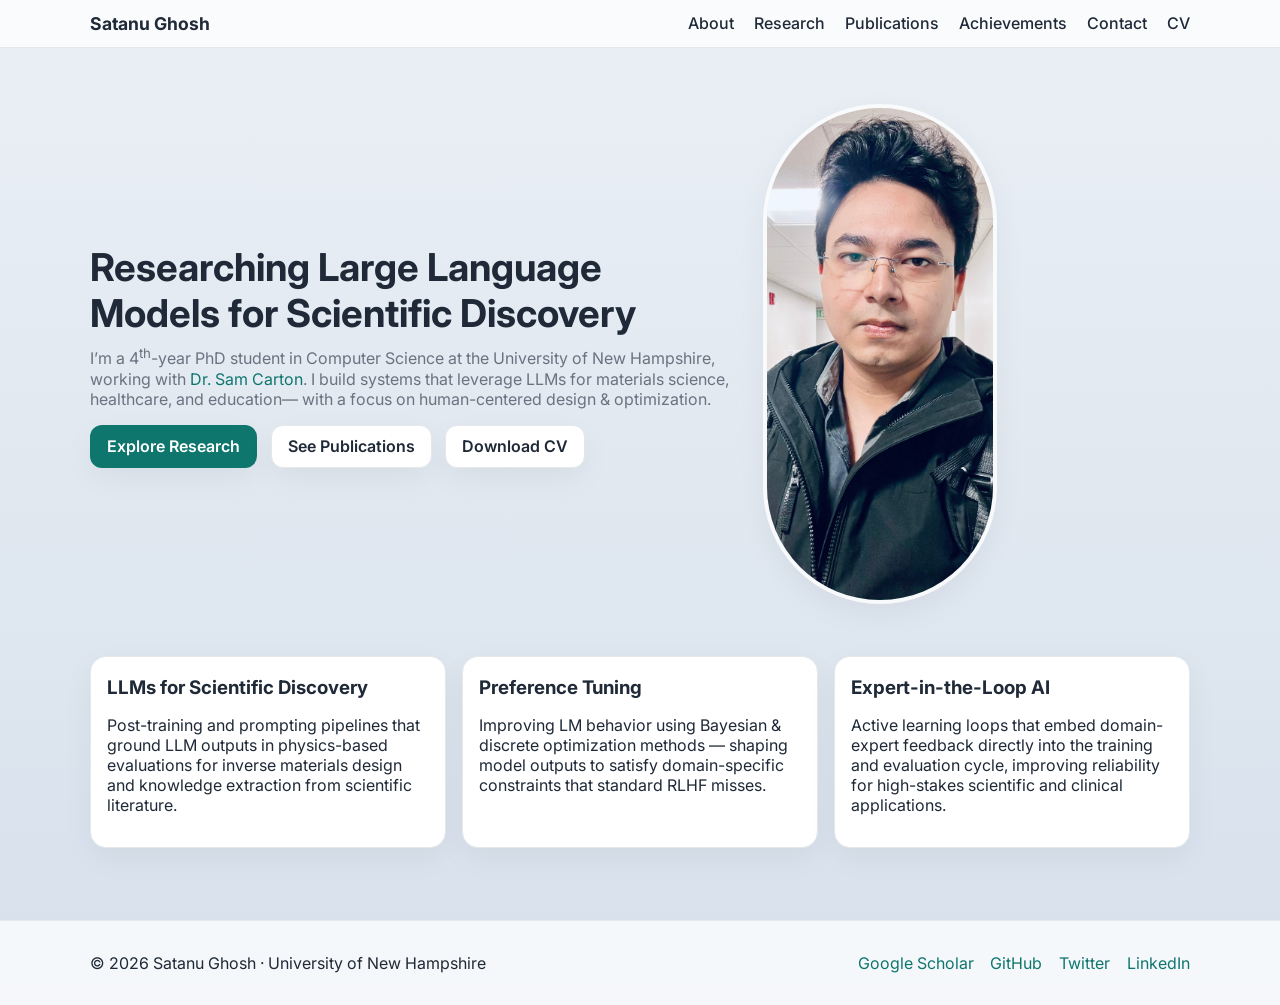
<file: index.html>
<!DOCTYPE html>
<html lang="en">
<head>
<meta charset="UTF-8" />
<meta name="viewport" content="width=device-width, initial-scale=1" />
<title>Satanu Ghosh — NLP &amp; AI Researcher</title>
<meta name="description" content="Satanu Ghosh — PhD student in Computer Science at UNH. Research in LLMs, NLP, and AI for scientific discovery." />
<link rel="preconnect" href="https://fonts.gstatic.com" crossorigin>
<link href="https://fonts.googleapis.com/css2?family=Inter:wght@300;400;500;600;700&display=swap" rel="stylesheet">
<link rel="stylesheet" href="styles.css" />
<link rel="icon" href="images/favicon.ico">

</head>
<body>
<header class="site-header">
  <div class="container header-inner">
    <a href="index.html" class="brand">Satanu Ghosh</a>
    <nav class="nav" id="siteNav">
      <a href="about.html">About</a>
      <a href="research.html">Research</a>
      <a href="publications.html">Publications</a>
      <a href="achievements.html">Achievements</a>
      <a href="contact.html">Contact</a>
      <a href="https://drive.google.com/file/d/1hcHYTGEd77-WvCicf0sSVaeIFpPVZHSH/view?usp=sharing" target="_blank" rel="noopener">CV</a>
    </nav>
    <button class="nav-toggle" aria-label="Toggle navigation" aria-expanded="false">
      <span></span><span></span><span></span>
    </button>
  </div>
</header>

<main class="hero">
  <div class="container hero-inner">
    <div class="hero-copy">
      <h1 class="hero-title">Researching Large Language Models for Scientific Discovery</h1>
      <p class="hero-sub">
        I’m a 4<sup>th</sup>-year PhD student in Computer Science at the University of New Hampshire, working with
        <a href="https://shcarton.github.io/" target="_blank" rel="noopener">Dr. Sam Carton</a>.
        I build systems that leverage LLMs for materials science, healthcare, and education—
        with a focus on human-centered design & optimization.
      </p>
      <div class="hero-cta">
        <a class="btn primary" href="research.html">Explore Research</a>
        <a class="btn" href="publications.html">See Publications</a>
        <a class="btn" href="https://drive.google.com/file/d/1hcHYTGEd77-WvCicf0sSVaeIFpPVZHSH/view?usp=sharing" target="_blank" rel="noopener">Download CV</a>
      </div>
    </div>
    <div class="hero-img">
      <img src="images/SatanuGhosh.JPEG" alt="Portrait of Satanu Ghosh" onerror="this.style.display='none'">
    </div>
  </div>
</main>

<section class="highlights">
  <div class="container grid-3">
    <div class="card">
      <h3>LLMs for Scientific Discovery</h3>
      <p>Post-training and prompting pipelines that ground LLM outputs in physics-based evaluations for inverse materials design and knowledge extraction from scientific literature.</p>
    </div>
    <div class="card">
      <h3>Preference Tuning</h3>
      <p>Improving LM behavior using Bayesian &amp; discrete optimization methods — shaping model outputs to satisfy domain-specific constraints that standard RLHF misses.</p>
    </div>
    <div class="card">
      <h3>Expert-in-the-Loop AI</h3>
      <p>Active learning loops that embed domain-expert feedback directly into the training and evaluation cycle, improving reliability for high-stakes scientific and clinical applications.</p>
    </div>
  </div>
</section>

<footer class="site-footer">
  <div class="container footer-inner">
    <div class="foot-left">
      <p>&copy; <span id="year"></span> Satanu Ghosh · University of New Hampshire</p>
    </div>
    <div class="foot-right">
      <a href="https://scholar.google.com/citations?user=0Zk6fMMAAAAJ&hl=en" target="_blank" rel="noopener">Google Scholar</a>
      <a href="https://github.com/SatanuG" target="_blank" rel="noopener">GitHub</a>
      <a href="https://twitter.com/ghosh_satanu22" target="_blank" rel="noopener">Twitter</a>
      <a href="https://www.linkedin.com/in/satanu-ghosh-638004113/" target="_blank" rel="noopener">LinkedIn</a>
    </div>
  </div>
</footer>
<script src="script.js"></script>

</body>
</html>
</file>
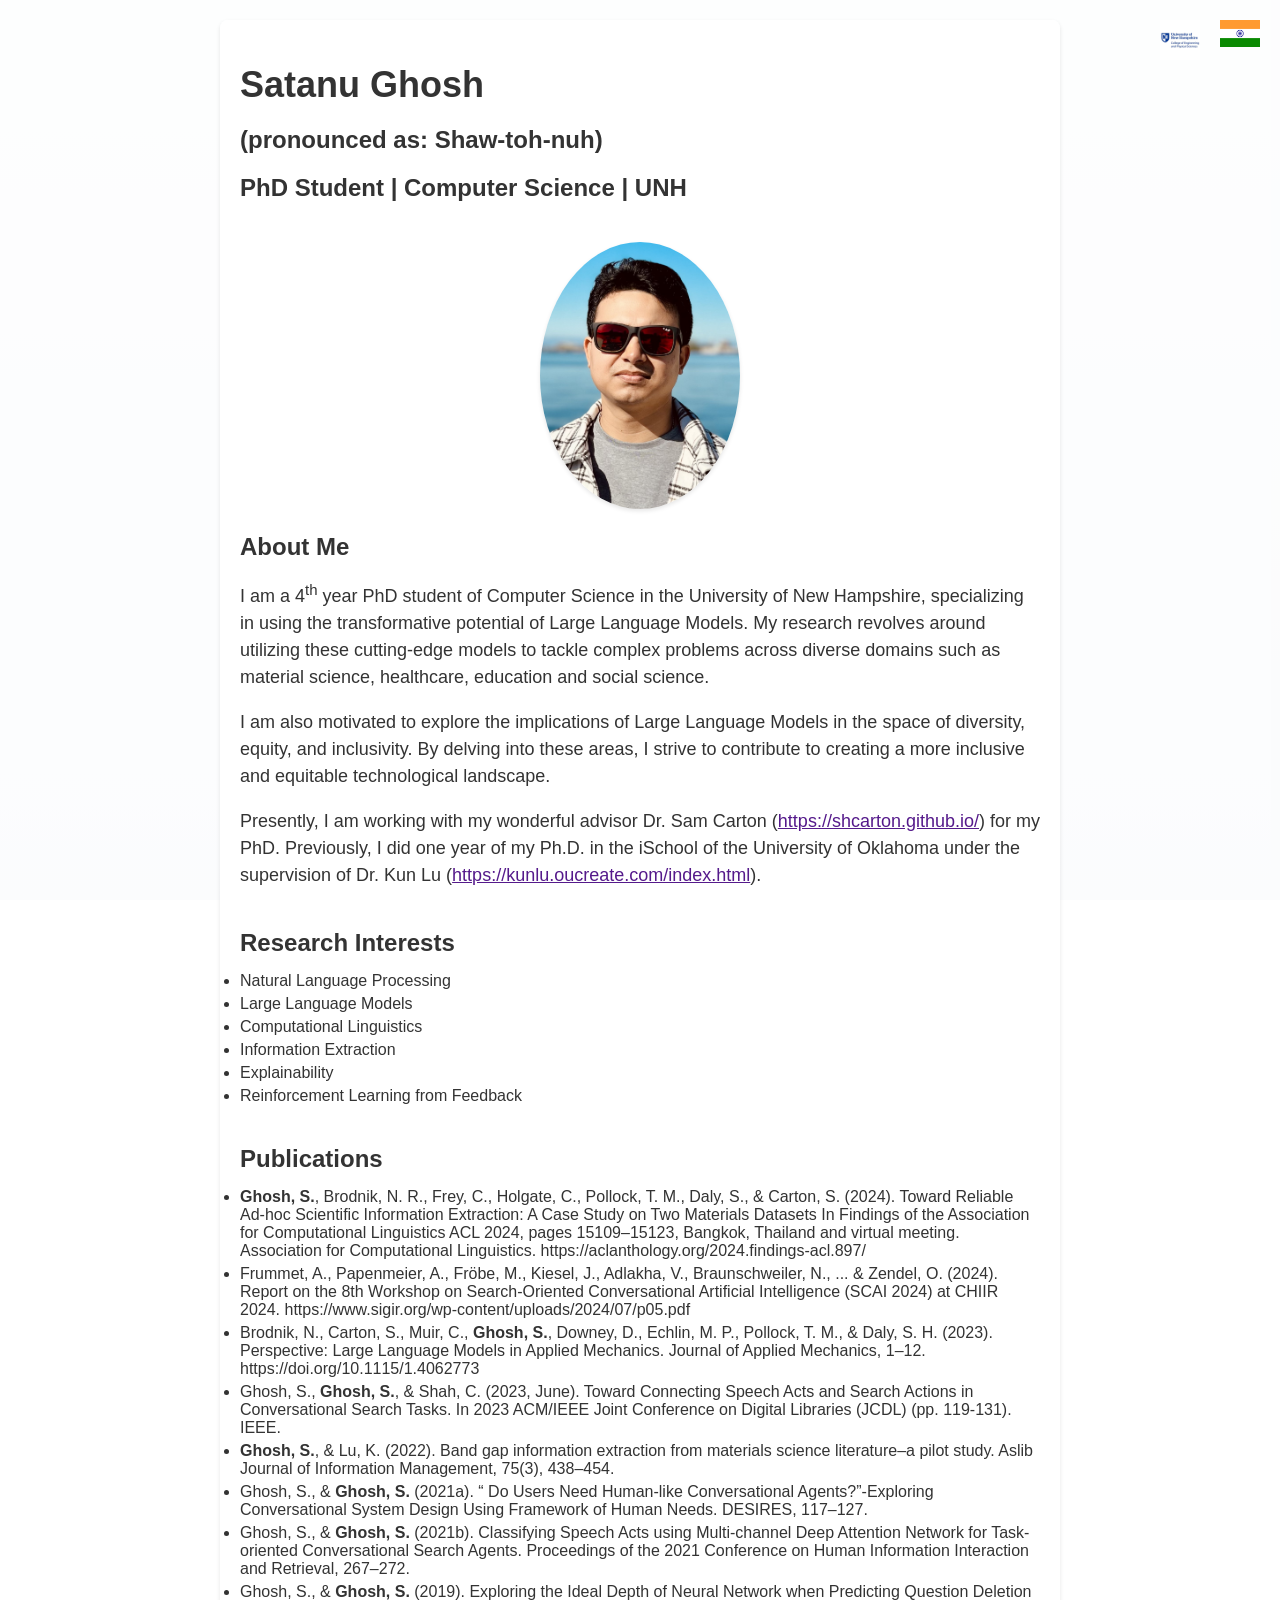
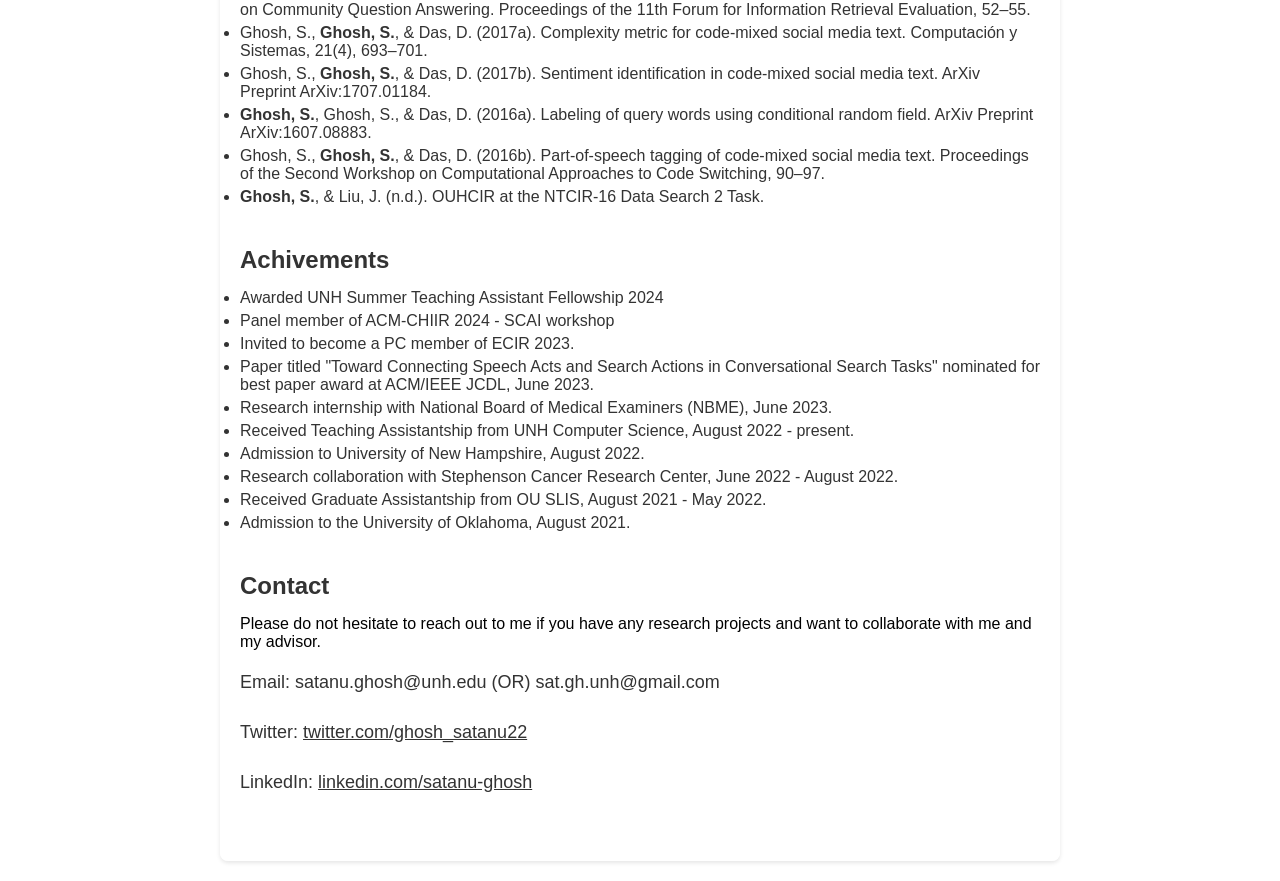
<file: archive/index.html>
<!DOCTYPE html>
<html>

<head>
  <meta charset="UTF-8">
  <title>PhD Student | Computer Science | UNH</title>
  <style>
    /* @import url('https://fonts.googleapis.com/css2?family=Dancing+Script:wght@400;700&display=swap'); */

    body {
      font-family: 'Geneva', Verdana, sans-serif;
      margin: 0;
      padding: 0;
    }

    .background-image {
      background: linear-gradient(to bottom, #EAEFF5, #D7E1EC);
      position: fixed;
      top: 0;
      left: 0;
      width: 100%;
      height: 100%;
      z-index: -1;
    }

    .overlay {
      background-color: rgba(255, 255, 255, 0.9);
      height: 100%;
      padding: 20px;
    }

    h1,
    h2,
    p,
    ul,
    li {
      color: #333;
      text-align: left;
    }

    h1 {
      font-size: 36px;
      margin-bottom: 20px;
    }

    h2 {
      font-size: 24px;
      margin-bottom: 15px;
    }

    p {
      font-size: 18px;
      line-height: 1.5;
    }

    ul {
      margin: 0;
      padding: 0;
    }

    li {
      margin-bottom: 5px;
    }

    header {
      text-align: center;
      margin-bottom: 40px;
    }

    section {
      margin-bottom: 40px;
    }

    .container {
      max-width: 800px;
      margin: 0 auto;
      padding: 20px;
      background-color: rgba(255, 255, 255, 0.9);
      border-radius: 8px;
      box-shadow: 0 2px 4px rgba(0, 0, 0, 0.1);
    }

    .contact-info {
      display: flex;
      flex-direction: column;
      align-items: flex-start;
    }

    .contact-info p {
      margin-bottom: 5px;
    }

    .contact-info a {
      color: #333;
    }

    .profile-picture {
      text-align: center;
      margin-bottom: 20px;
    }

    .profile-picture img {
      width: 200px;
      border-radius: 50%;
      box-shadow: 0 2px 4px rgba(0, 0, 0, 0.1);
    }

    .indian-flag {
      position: absolute;
      top: 20px;
      right: 20px;
      width: 40px;
      height: auto;
    }
    .unh-logo {
      position: absolute;
      top: 20px;
      right: 80px;
      width: 40px;
      height: auto;
    }
  </style>
</head>

<body>
  <div class="background-image"></div>
  <div class="overlay">
    <div class="container">
      <header>
        <h1>Satanu Ghosh</h1>
        <h2>(pronounced as: Shaw-toh-nuh)</h2>
        <h2>PhD Student | Computer Science | UNH</h2>
      </header>

      <div class="profile-picture">
        <img src="images\SGhosh_pp.jpg" alt="Profile Picture">
      </div>

      <section>
        <h2>About Me</h2>
        <p>
            I am a 4<sup>th</sup> year PhD student of Computer Science in the University of New Hampshire, specializing in using the transformative potential of Large Language Models. My research revolves around utilizing these cutting-edge models to tackle complex problems across diverse domains such as material science, healthcare, education and social science.

            <p>
                I am also motivated to explore the implications of Large Language Models in the space of diversity, equity, and inclusivity. By delving into these areas, I strive to contribute to creating a more inclusive and equitable technological landscape.
            </p>
            
            <p>
                Presently, I am working with my wonderful advisor Dr. Sam Carton (<a href>https://shcarton.github.io/</a>) for my PhD. Previously, I did one year of my Ph.D. in the iSchool of the University of Oklahoma under the supervision of Dr. Kun Lu (<a href>https://kunlu.oucreate.com/index.html<a>).
            </p>


        </p>
      </section>

      <section>
        <h2>Research Interests</h2>
        <ul>
            <li>Natural Language Processing</li>
            <li>Large Language Models</li>
            <li>Computational Linguistics</li>
            <li>Information Extraction</li>
            <li>Explainability</li>
            <li>Reinforcement Learning from Feedback</li>
        </ul>
      </section>

      <section>
        <h2>Publications</h2>
        <ul>
            <li><b>Ghosh, S.</b>, Brodnik, N. R., Frey, C., Holgate, C., Pollock, T. M., Daly, S., & Carton, S. (2024). Toward Reliable Ad-hoc Scientific Information Extraction: A Case Study on Two Materials Datasets In Findings of the Association for Computational Linguistics ACL 2024, pages 15109–15123, Bangkok, Thailand and virtual meeting. Association for Computational Linguistics. https://aclanthology.org/2024.findings-acl.897/</li>
            <li>Frummet, A., Papenmeier, A., Fröbe, M., Kiesel, J., Adlakha, V., Braunschweiler, N., ... & Zendel, O. (2024). Report on the 8th Workshop on Search-Oriented Conversational Artificial Intelligence (SCAI 2024) at CHIIR 2024. https://www.sigir.org/wp-content/uploads/2024/07/p05.pdf</li>
            <li>Brodnik, N., Carton, S., Muir, C., <b>Ghosh, S.</b>, Downey, D., Echlin, M. P., Pollock, T. M., & Daly, S. H. (2023). Perspective: Large Language Models in Applied Mechanics. Journal of Applied Mechanics, 1–12. https://doi.org/10.1115/1.4062773</li>
            <li>Ghosh, S., <b>Ghosh, S.</b>, & Shah, C. (2023, June). Toward Connecting Speech Acts and Search Actions in Conversational Search Tasks. In 2023 ACM/IEEE Joint Conference on Digital Libraries (JCDL) (pp. 119-131). IEEE.</li>
            <li><b>Ghosh, S.</b>, & Lu, K. (2022). Band gap information extraction from materials science literature–a pilot study. Aslib Journal of Information Management, 75(3), 438–454.</li>
            <li>Ghosh, S., & <b>Ghosh, S.</b> (2021a). “ Do Users Need Human-like Conversational Agents?”-Exploring Conversational System Design Using Framework of Human Needs. DESIRES, 117–127.</li>
            <li>Ghosh, S., & <b>Ghosh, S.</b> (2021b). Classifying Speech Acts using Multi-channel Deep Attention Network for Task-oriented Conversational Search Agents. Proceedings of the 2021 Conference on Human Information Interaction and Retrieval, 267–272.</li>
            <li>Ghosh, S., & <b>Ghosh, S.</b> (2019). Exploring the Ideal Depth of Neural Network when Predicting Question Deletion on Community Question Answering. Proceedings of the 11th Forum for Information Retrieval Evaluation, 52–55.
            <li>Ghosh, S., <b>Ghosh, S.</b>, & Das, D. (2017a). Complexity metric for code-mixed social media text. Computación y Sistemas, 21(4), 693–701.</li>
            <li>Ghosh, S., <b>Ghosh, S.</b>, & Das, D. (2017b). Sentiment identification in code-mixed social media text. ArXiv Preprint ArXiv:1707.01184.</li>
            <li><b>Ghosh, S.</b>, Ghosh, S., & Das, D. (2016a). Labeling of query words using conditional random field. ArXiv Preprint ArXiv:1607.08883.</li>
            <li>Ghosh, S., <b>Ghosh, S.</b>, & Das, D. (2016b). Part-of-speech tagging of code-mixed social media text. Proceedings of the Second Workshop on Computational Approaches to Code Switching, 90–97.</li>
            <li><b>Ghosh, S.</b>, & Liu, J. (n.d.). OUHCIR at the NTCIR-16 Data Search 2 Task.</li>
            
        </ul>
      </section>

        <!-- <section>
        <h2>Education</h2>
        <ul>
            <li> Ph.D. in Computer Science, University of New Hampshire, 2022 - Present. GPA: 4.0</li>
            <li> Ph.D. in Information Science, University of Oklahoma, 2021 - 2022. GPA: 4.0</li>
            <li> Bachelor's in Computer Science & Engineering, West Bengal University of Technology, 2012 - 2016</li>
        </ul>
        </section> -->

      <section>
        <h2>Achivements</h2>
        <ul>
          <li>Awarded UNH Summer Teaching Assistant Fellowship 2024</li>
          <li>Panel member of ACM-CHIIR 2024 - SCAI workshop</li>
          <li>Invited to become a PC member of ECIR 2023.</li>
          <li>Paper titled "Toward Connecting Speech Acts and Search Actions in Conversational Search Tasks" nominated for best paper award at ACM/IEEE JCDL, June 2023.</li>
          <li>Research internship with National Board of Medical Examiners (NBME), June 2023.</li>
          <li>Received Teaching Assistantship from UNH Computer Science, August 2022 - present.</li>
          <li>Admission to University of New Hampshire, August 2022.</li>
          <li>Research collaboration with Stephenson Cancer Research Center, June 2022 - August 2022.</li>
          <li>Received Graduate Assistantship from OU SLIS, August 2021 - May 2022.</li>
          <li>Admission to the University of Oklahoma, August 2021.</li>

        </ul>
      </section>

      <!-- <section>
        <h2></h2>
      </section> -->

      <section>
        <h2>Contact</h2>
        Please do not hesitate to reach out to me if you have any research projects and want to collaborate with me and my advisor.
        <div class="contact-info">
          <p>Email: satanu.ghosh@unh.edu (OR) sat.gh.unh@gmail.com</p>
          <p>Twitter: <a href="https://twitter.com/ghosh_satanu22">twitter.com/ghosh_satanu22</a></p>
          <p>LinkedIn: <a href="https://www.linkedin.com/in/satanu-ghosh-638004113/">linkedin.com/satanu-ghosh</a></p>

        </div>
      </section>
    </div>
  </div>
  <img class="indian-flag" src="images\Flag_of_India.svg.png" alt="Indian Flag">
  <img class="unh-logo" src="images\unh_logo.jpg" alt="UNH Logo">
</body>

</html>
</file>
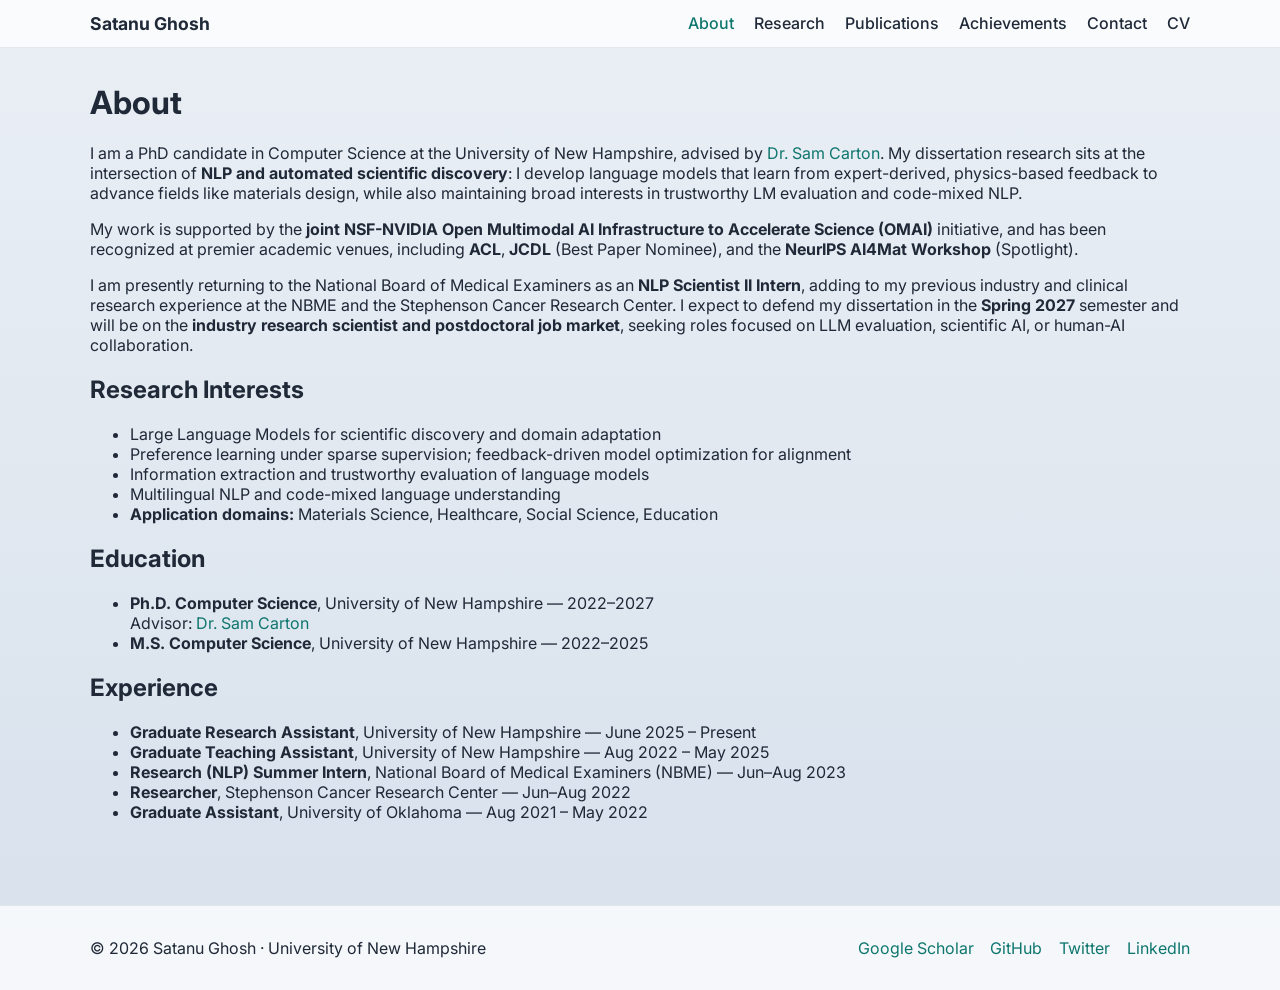
<file: about.html>
<!DOCTYPE html>
<html lang="en">
<head>
<meta charset="UTF-8" />
<meta name="viewport" content="width=device-width, initial-scale=1" />
<title>About | Satanu Ghosh</title>
<meta name="description" content="Satanu Ghosh — PhD student in Computer Science at UNH. Research in LLMs, NLP, and AI for scientific discovery." />
<link rel="preconnect" href="https://fonts.gstatic.com" crossorigin>
<link href="https://fonts.googleapis.com/css2?family=Inter:wght@300;400;500;600;700&display=swap" rel="stylesheet">
<link rel="stylesheet" href="styles.css" />
<link rel="icon" href="images/favicon.ico">

</head>
<body>
<header class="site-header">
  <div class="container header-inner">
    <a href="index.html" class="brand">Satanu Ghosh</a>
    <nav class="nav" id="siteNav">
      <a href="about.html">About</a>
      <a href="research.html">Research</a>
      <a href="publications.html">Publications</a>
      <a href="achievements.html">Achievements</a>
      <a href="contact.html">Contact</a>
      <a href="https://drive.google.com/file/d/1hcHYTGEd77-WvCicf0sSVaeIFpPVZHSH/view?usp=sharing" target="_blank" rel="noopener">CV</a>
    </nav>
    <button class="nav-toggle" aria-label="Toggle navigation" aria-expanded="false">
      <span></span><span></span><span></span>
    </button>
  </div>
</header>

<main class="page container">
<h1>About</h1>
<p>
  I am a PhD candidate in Computer Science at the University of New Hampshire, 
  advised by <a href="https://shcarton.github.io/" target="_blank" rel="noopener">Dr. Sam Carton</a>. 
  My dissertation research sits at the intersection of <strong>NLP and automated scientific discovery</strong>: 
  I develop language models that learn from expert-derived, physics-based feedback to advance fields 
  like materials design, while also maintaining broad interests in trustworthy LM evaluation and code-mixed NLP.
</p>
<p>
  My work is supported by the <strong>joint NSF-NVIDIA Open Multimodal AI Infrastructure to Accelerate Science (OMAI)</strong> 
  initiative, and has been recognized at premier academic venues, including <strong>ACL</strong>, 
  <strong>JCDL</strong> (Best Paper Nominee), and the <strong>NeurIPS AI4Mat Workshop</strong> (Spotlight).
</p>
<p>
  I am presently returning to the National Board of Medical Examiners as an <strong>NLP Scientist II Intern</strong>, 
  adding to my previous industry and clinical research experience at the NBME and the Stephenson Cancer Research Center. 
  I expect to defend my dissertation in the <strong>Spring 2027</strong> semester and will be on the 
  <strong>industry research scientist and postdoctoral job market</strong>, seeking roles focused on 
  LLM evaluation, scientific AI, or human-AI collaboration.
</p>

  <h2>Research Interests</h2>
  <ul>
    <li>Large Language Models for scientific discovery and domain adaptation</li>
    <li>Preference learning under sparse supervision; feedback-driven model optimization for alignment</li>
    <li>Information extraction and trustworthy evaluation of language models</li>
    <li>Multilingual NLP and code-mixed language understanding</li>
    <li><strong>Application domains:</strong> Materials Science, Healthcare, Social Science, Education</li>
  </ul>

  <h2>Education</h2>
  <ul>
    <li><strong>Ph.D. Computer Science</strong>, University of New Hampshire — 2022–2027<br>
      Advisor: <a href="https://shcarton.github.io/" target="_blank" rel="noopener">Dr. Sam Carton</a></li>
    <li><strong>M.S. Computer Science</strong>, University of New Hampshire — 2022–2025</li>
  </ul>

  <h2>Experience</h2>
  <ul>
    <li><strong>Graduate Research Assistant</strong>, University of New Hampshire — June 2025 – Present</li>
    <li><strong>Graduate Teaching Assistant</strong>, University of New Hampshire — Aug 2022 – May 2025</li>
    <li><strong>Research (NLP) Summer Intern</strong>, National Board of Medical Examiners (NBME) — Jun–Aug 2023</li>
    <li><strong>Researcher</strong>, Stephenson Cancer Research Center — Jun–Aug 2022</li>
    <li><strong>Graduate Assistant</strong>, University of Oklahoma — Aug 2021 – May 2022</li>
  </ul>
</main>
<footer class="site-footer">
  <div class="container footer-inner">
    <div class="foot-left">
      <p>&copy; <span id="year"></span> Satanu Ghosh · University of New Hampshire</p>
    </div>
    <div class="foot-right">
      <a href="https://scholar.google.com/citations?user=0Zk6fMMAAAAJ&hl=en" target="_blank" rel="noopener">Google Scholar</a>
      <a href="https://github.com/SatanuG" target="_blank" rel="noopener">GitHub</a>
      <a href="https://twitter.com/ghosh_satanu22" target="_blank" rel="noopener">Twitter</a>
      <a href="https://www.linkedin.com/in/satanu-ghosh-638004113/" target="_blank" rel="noopener">LinkedIn</a>
    </div>
  </div>
</footer>
<script src="script.js"></script>

</body>
</html>
</file>
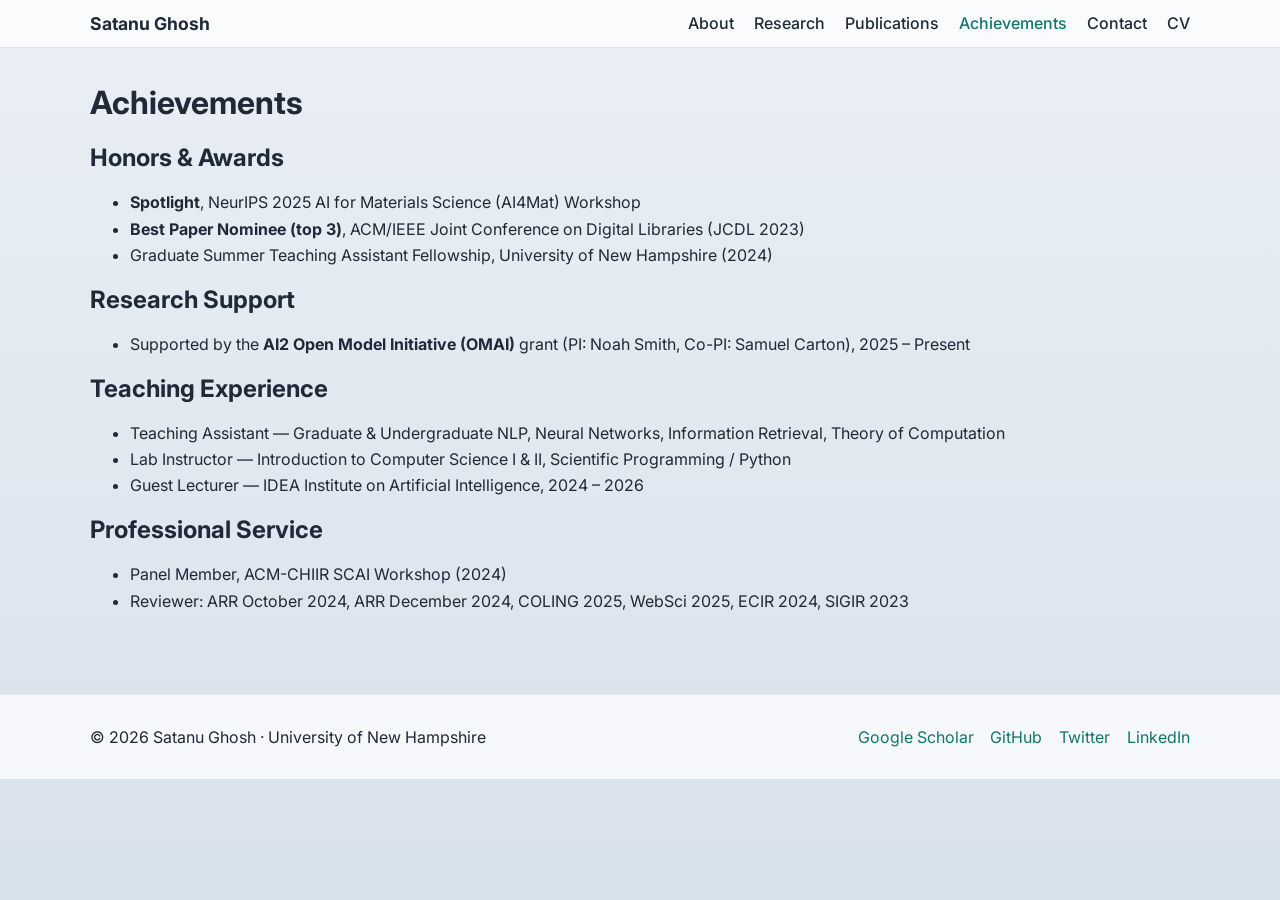
<file: achievements.html>
<!DOCTYPE html>
<html lang="en">
<head>
<meta charset="UTF-8" />
<meta name="viewport" content="width=device-width, initial-scale=1" />
<title>Achievements | Satanu Ghosh</title>
<meta name="description" content="Satanu Ghosh — PhD student in Computer Science at UNH. Research in LLMs, NLP, and AI for scientific discovery." />
<link rel="preconnect" href="https://fonts.gstatic.com" crossorigin>
<link href="https://fonts.googleapis.com/css2?family=Inter:wght@300;400;500;600;700&display=swap" rel="stylesheet">
<link rel="stylesheet" href="styles.css" />
<link rel="icon" href="images/favicon.ico">

</head>
<body>
<header class="site-header">
  <div class="container header-inner">
    <a href="index.html" class="brand">Satanu Ghosh</a>
    <nav class="nav" id="siteNav">
      <a href="about.html">About</a>
      <a href="research.html">Research</a>
      <a href="publications.html">Publications</a>
      <a href="achievements.html">Achievements</a>
      <a href="contact.html">Contact</a>
      <a href="https://drive.google.com/file/d/1hcHYTGEd77-WvCicf0sSVaeIFpPVZHSH/view?usp=sharing" target="_blank" rel="noopener">CV</a>
    </nav>
    <button class="nav-toggle" aria-label="Toggle navigation" aria-expanded="false">
      <span></span><span></span><span></span>
    </button>
  </div>
</header>

<main class="page container">
  <h1>Achievements</h1>

  <h2>Honors &amp; Awards</h2>
  <ul class="bullet-tight">
    <li><strong>Spotlight</strong>, NeurIPS 2025 AI for Materials Science (AI4Mat) Workshop</li>
    <li><strong>Best Paper Nominee (top 3)</strong>, ACM/IEEE Joint Conference on Digital Libraries (JCDL 2023)</li>
    <li>Graduate Summer Teaching Assistant Fellowship, University of New Hampshire (2024)</li>
  </ul>

  <h2>Research Support</h2>
  <ul class="bullet-tight">
    <li>Supported by the <strong>AI2 Open Model Initiative (OMAI)</strong> grant (PI: Noah Smith, Co-PI: Samuel Carton), 2025 – Present</li>
  </ul>

  <h2>Teaching Experience</h2>
  <ul class="bullet-tight">
    <li>Teaching Assistant — Graduate &amp; Undergraduate NLP, Neural Networks, Information Retrieval, Theory of Computation</li>
    <li>Lab Instructor — Introduction to Computer Science I &amp; II, Scientific Programming / Python</li>
    <li>Guest Lecturer — IDEA Institute on Artificial Intelligence, 2024 – 2026</li>
  </ul>

  <h2>Professional Service</h2>
  <ul class="bullet-tight">
    <li>Panel Member, ACM-CHIIR SCAI Workshop (2024)</li>
    <li>Reviewer: ARR October 2024, ARR December 2024, COLING 2025, WebSci 2025, ECIR 2024, SIGIR 2023</li>
  </ul>
</main>
<footer class="site-footer">
  <div class="container footer-inner">
    <div class="foot-left">
      <p>&copy; <span id="year"></span> Satanu Ghosh · University of New Hampshire</p>
    </div>
    <div class="foot-right">
      <a href="https://scholar.google.com/citations?user=0Zk6fMMAAAAJ&hl=en" target="_blank" rel="noopener">Google Scholar</a>
      <a href="https://github.com/SatanuG" target="_blank" rel="noopener">GitHub</a>
      <a href="https://twitter.com/ghosh_satanu22" target="_blank" rel="noopener">Twitter</a>
      <a href="https://www.linkedin.com/in/satanu-ghosh-638004113/" target="_blank" rel="noopener">LinkedIn</a>
    </div>
  </div>
</footer>
<script src="script.js"></script>

</body>
</html>
</file>
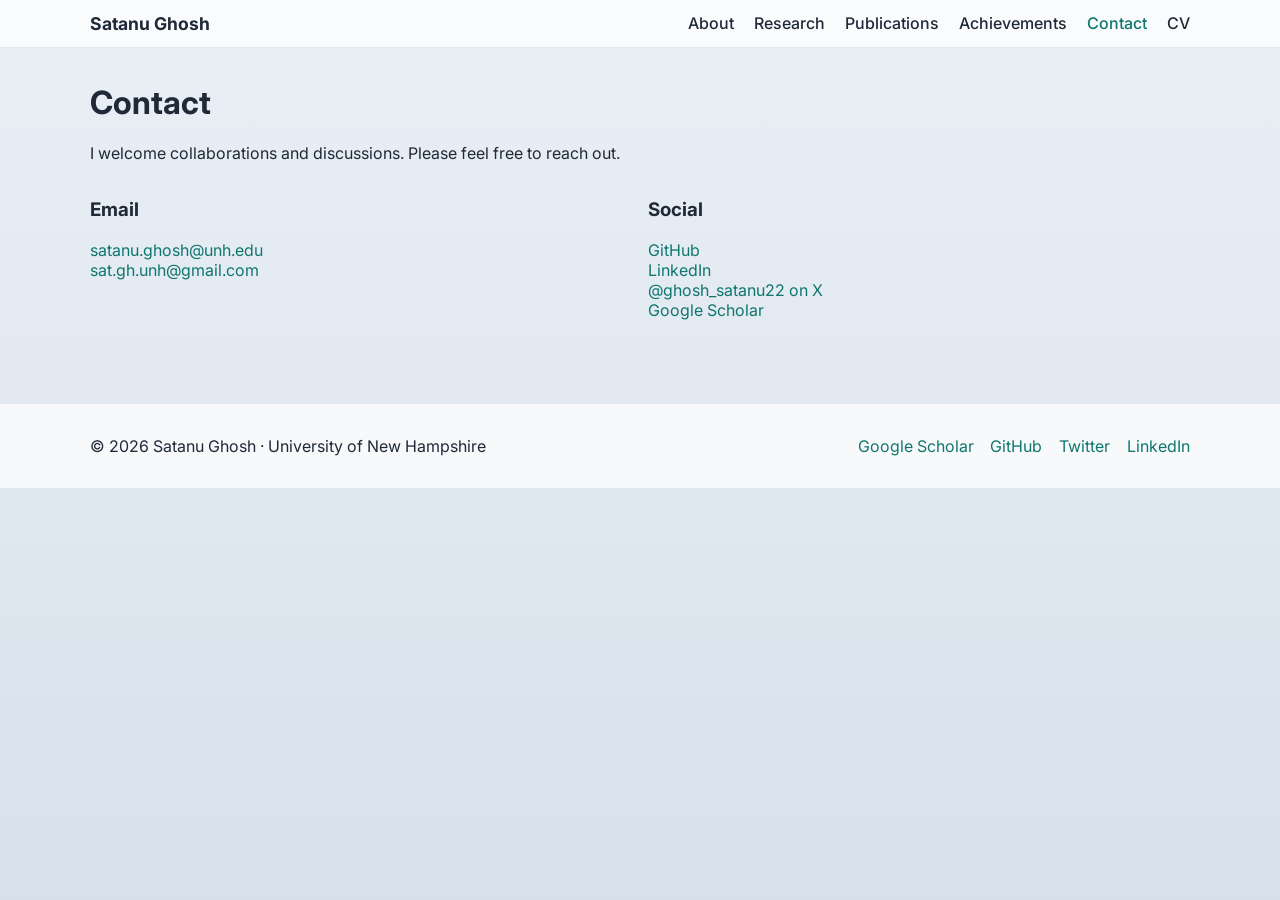
<file: contact.html>
<!DOCTYPE html>
<html lang="en">
<head>
<meta charset="UTF-8" />
<meta name="viewport" content="width=device-width, initial-scale=1" />
<title>Contact | Satanu Ghosh</title>
<meta name="description" content="Satanu Ghosh — PhD student in Computer Science at UNH. Research in LLMs, NLP, and AI for scientific discovery." />
<link rel="preconnect" href="https://fonts.gstatic.com" crossorigin>
<link href="https://fonts.googleapis.com/css2?family=Inter:wght@300;400;500;600;700&display=swap" rel="stylesheet">
<link rel="stylesheet" href="styles.css" />
<link rel="icon" href="images/favicon.ico">

</head>
<body>
<header class="site-header">
  <div class="container header-inner">
    <a href="index.html" class="brand">Satanu Ghosh</a>
    <nav class="nav" id="siteNav">
      <a href="about.html">About</a>
      <a href="research.html">Research</a>
      <a href="publications.html">Publications</a>
      <a href="achievements.html">Achievements</a>
      <a href="contact.html">Contact</a>
      <a href="https://drive.google.com/file/d/1hcHYTGEd77-WvCicf0sSVaeIFpPVZHSH/view?usp=sharing" target="_blank" rel="noopener">CV</a>
    </nav>
    <button class="nav-toggle" aria-label="Toggle navigation" aria-expanded="false">
      <span></span><span></span><span></span>
    </button>
  </div>
</header>

<main class="page container">
  <h1>Contact</h1>
  <p>I welcome collaborations and discussions. Please feel free to reach out.</p>
  <div class="contact-grid">
    <div>
      <h3>Email</h3>
      <p><a href="mailto:satanu.ghosh@unh.edu">satanu.ghosh@unh.edu</a><br>
         <a href="mailto:sat.gh.unh@gmail.com">sat.gh.unh@gmail.com</a></p>
    </div>
    <div>
      <h3>Social</h3>
      <p><a href="https://github.com/SatanuG" target="_blank" rel="noopener">GitHub</a><br>
         <a href="https://www.linkedin.com/in/satanu-ghosh-638004113/" target="_blank" rel="noopener">LinkedIn</a><br>
         <a href="https://twitter.com/ghosh_satanu22" target="_blank" rel="noopener">@ghosh_satanu22 on X</a><br>
         <a href="https://scholar.google.com/citations?user=0Zk6fMMAAAAJ&hl=en" target="_blank" rel="noopener">Google Scholar</a></p>
    </div>
  </div>
</main>
<footer class="site-footer">
  <div class="container footer-inner">
    <div class="foot-left">
      <p>&copy; <span id="year"></span> Satanu Ghosh · University of New Hampshire</p>
    </div>
    <div class="foot-right">
      <a href="https://scholar.google.com/citations?user=0Zk6fMMAAAAJ&hl=en" target="_blank" rel="noopener">Google Scholar</a>
      <a href="https://github.com/SatanuG" target="_blank" rel="noopener">GitHub</a>
      <a href="https://twitter.com/ghosh_satanu22" target="_blank" rel="noopener">Twitter</a>
      <a href="https://www.linkedin.com/in/satanu-ghosh-638004113/" target="_blank" rel="noopener">LinkedIn</a>
    </div>
  </div>
</footer>
<script src="script.js"></script>

</body>
</html>
</file>
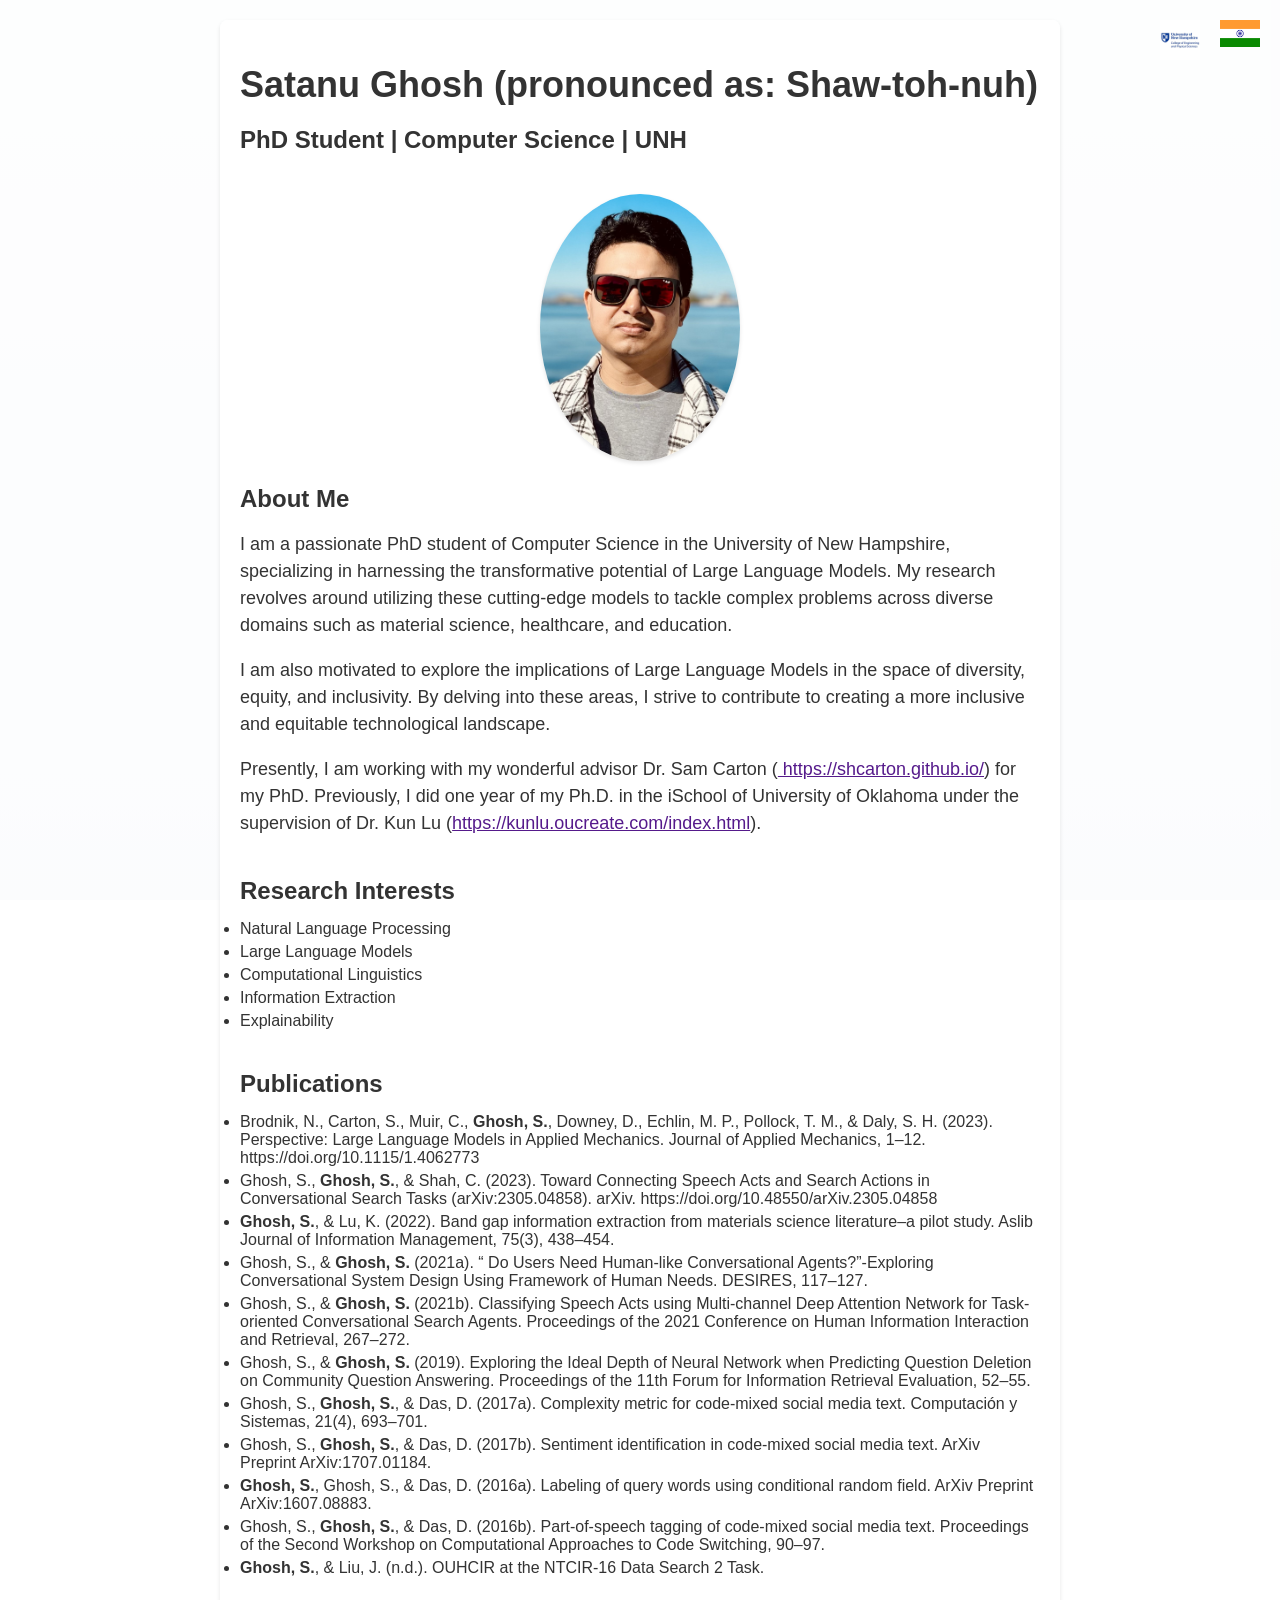
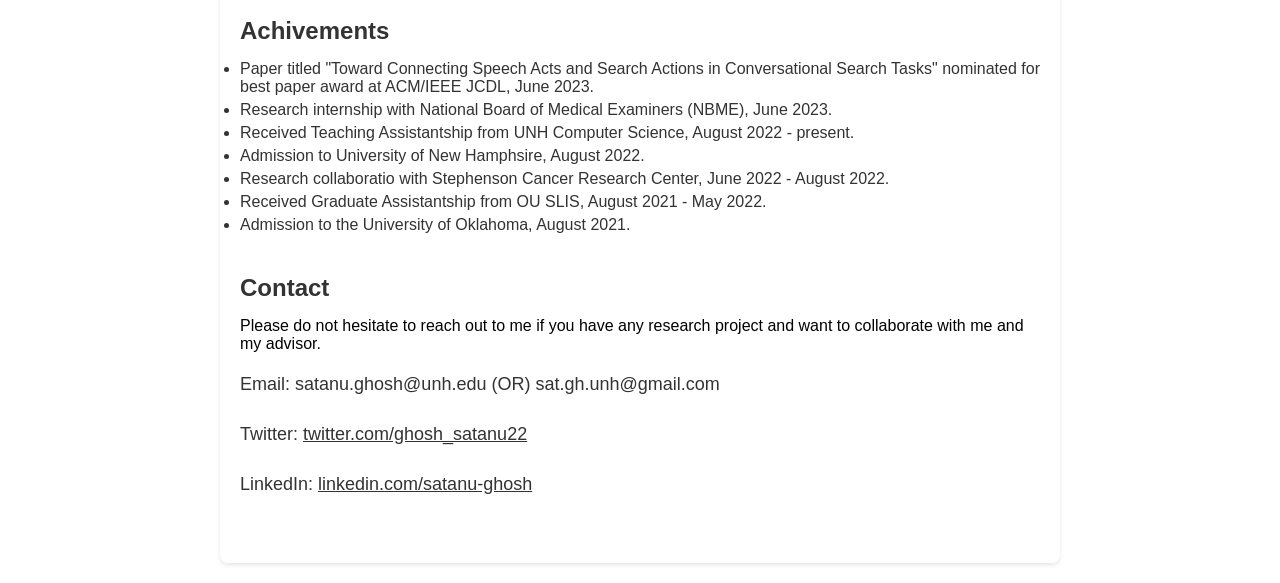
<file: mypage.html>
<!DOCTYPE html>
<html>

<head>
  <meta charset="UTF-8">
  <title>PhD Student | Computer Science | UNH</title>
  <style>
    @import url('https://fonts.googleapis.com/css2?family=Dancing+Script:wght@400;700&display=swap');

    body {
      font-family: 'Roboto', cursive, Arial, sans-serif;
      margin: 0;
      padding: 0;
    }

    .background-image {
      background: linear-gradient(to bottom, #EAEFF5, #D7E1EC);
      position: fixed;
      top: 0;
      left: 0;
      width: 100%;
      height: 100%;
      z-index: -1;
    }

    .overlay {
      background-color: rgba(255, 255, 255, 0.9);
      height: 100%;
      padding: 20px;
    }

    h1,
    h2,
    p,
    ul,
    li {
      color: #333;
      text-align: left;
    }

    h1 {
      font-size: 36px;
      margin-bottom: 20px;
    }

    h2 {
      font-size: 24px;
      margin-bottom: 15px;
    }

    p {
      font-size: 18px;
      line-height: 1.5;
    }

    ul {
      margin: 0;
      padding: 0;
    }

    li {
      margin-bottom: 5px;
    }

    header {
      text-align: center;
      margin-bottom: 40px;
    }

    section {
      margin-bottom: 40px;
    }

    .container {
      max-width: 800px;
      margin: 0 auto;
      padding: 20px;
      background-color: rgba(255, 255, 255, 0.9);
      border-radius: 8px;
      box-shadow: 0 2px 4px rgba(0, 0, 0, 0.1);
    }

    .contact-info {
      display: flex;
      flex-direction: column;
      align-items: flex-start;
    }

    .contact-info p {
      margin-bottom: 5px;
    }

    .contact-info a {
      color: #333;
    }

    .profile-picture {
      text-align: center;
      margin-bottom: 20px;
    }

    .profile-picture img {
      width: 200px;
      border-radius: 50%;
      box-shadow: 0 2px 4px rgba(0, 0, 0, 0.1);
    }

    .indian-flag {
      position: absolute;
      top: 20px;
      right: 20px;
      width: 40px;
      height: auto;
    }
    .unh-logo {
      position: absolute;
      top: 20px;
      right: 80px;
      width: 40px;
      height: auto;
    }
  </style>
</head>

<body>
  <div class="background-image"></div>
  <div class="overlay">
    <div class="container">
      <header>
        <h1>Satanu Ghosh (pronounced as: Shaw-toh-nuh)</h1>
        <h2>PhD Student | Computer Science | UNH</h2>
      </header>

      <div class="profile-picture">
        <img src="images\SGhosh_pp.jpg" alt="Profile Picture">
      </div>

      <section>
        <h2>About Me</h2>
        <p>
            I am a passionate PhD student of Computer Science in the University of New Hampshire, specializing in harnessing the transformative potential of Large Language Models. My research revolves around utilizing these cutting-edge models to tackle complex problems across diverse domains such as material science, healthcare, and education.

            <p>
                I am also motivated to explore the implications of Large Language Models in the space of diversity, equity, and inclusivity. By delving into these areas, I strive to contribute to creating a more inclusive and equitable technological landscape.
            </p>
            
            <p>
                Presently, I am working with my wonderful advisor Dr. Sam Carton (<a href> https://shcarton.github.io/</a>) for my PhD. Previously, I did one year of my Ph.D. in the iSchool of University of Oklahoma under the supervision of Dr. Kun Lu (<a href>https://kunlu.oucreate.com/index.html<a>).
            </p>


        </p>
      </section>

      <section>
        <h2>Research Interests</h2>
        <ul>
            <li>Natural Language Processing</li>
            <li>Large Language Models</li>
            <li>Computational Linguistics</li>
            <li>Information Extraction</li>
            <li>Explainability</li>
        </ul>
      </section>

      <section>
        <h2>Publications</h2>
        <ul>
            <li>Brodnik, N., Carton, S., Muir, C., <b>Ghosh, S.</b>, Downey, D., Echlin, M. P., Pollock, T. M., & Daly, S. H. (2023). Perspective: Large Language Models in Applied Mechanics. Journal of Applied Mechanics, 1–12. https://doi.org/10.1115/1.4062773</li>
            <li>Ghosh, S., <b>Ghosh, S.</b>, & Shah, C. (2023). Toward Connecting Speech Acts and Search Actions in Conversational Search Tasks (arXiv:2305.04858). arXiv. https://doi.org/10.48550/arXiv.2305.04858</li>
            <li><b>Ghosh, S.</b>, & Lu, K. (2022). Band gap information extraction from materials science literature–a pilot study. Aslib Journal of Information Management, 75(3), 438–454.</li>
            <li>Ghosh, S., & <b>Ghosh, S.</b> (2021a). “ Do Users Need Human-like Conversational Agents?”-Exploring Conversational System Design Using Framework of Human Needs. DESIRES, 117–127.</li>
            <li>Ghosh, S., & <b>Ghosh, S.</b> (2021b). Classifying Speech Acts using Multi-channel Deep Attention Network for Task-oriented Conversational Search Agents. Proceedings of the 2021 Conference on Human Information Interaction and Retrieval, 267–272.</li>
            <li>Ghosh, S., & <b>Ghosh, S.</b> (2019). Exploring the Ideal Depth of Neural Network when Predicting Question Deletion on Community Question Answering. Proceedings of the 11th Forum for Information Retrieval Evaluation, 52–55.
            <li>Ghosh, S., <b>Ghosh, S.</b>, & Das, D. (2017a). Complexity metric for code-mixed social media text. Computación y Sistemas, 21(4), 693–701.</li>
            <li>Ghosh, S., <b>Ghosh, S.</b>, & Das, D. (2017b). Sentiment identification in code-mixed social media text. ArXiv Preprint ArXiv:1707.01184.</li>
            <li><b>Ghosh, S.</b>, Ghosh, S., & Das, D. (2016a). Labeling of query words using conditional random field. ArXiv Preprint ArXiv:1607.08883.</li>
            <li>Ghosh, S., <b>Ghosh, S.</b>, & Das, D. (2016b). Part-of-speech tagging of code-mixed social media text. Proceedings of the Second Workshop on Computational Approaches to Code Switching, 90–97.</li>
            
            <li><b>Ghosh, S.</b>, & Liu, J. (n.d.). OUHCIR at the NTCIR-16 Data Search 2 Task.</li>
            
        </ul>
      </section>

        <!-- <section>
        <h2>Education</h2>
        <ul>
            <li>PhD in Computer Science, University of New Hampshire, 2022 - Present. GPA: 4.0</li>
            <li>PhD in Information Science, University of Oklahoma, 2021 - 2022. GPA: 4.0</li>
            <li>Bachelor's in Computer Science & Engineering, West Bengal University of Technology, 2012 - 2016</li>
        </ul>
        </section> -->

      <section>
        <h2>Achivements</h2>
        <ul>
          <li>Paper titled "Toward Connecting Speech Acts and Search Actions in Conversational Search Tasks" nominated for best paper award at ACM/IEEE JCDL, June 2023.</li>
          <li>Research internship with National Board of Medical Examiners (NBME), June 2023.</li>
          <li>Received Teaching Assistantship from UNH Computer Science, August 2022 - present.</li>
          <li>Admission to University of New Hamphsire, August 2022.</li>
          <li>Research collaboratio with Stephenson Cancer Research Center, June 2022 - August 2022.</li>
          <li>Received Graduate Assistantship from OU SLIS, August 2021 - May 2022.</li>
          <li>Admission to the University of Oklahoma, August 2021.</li>

        </ul>
      </section>

      <!-- <section>
        <h2></h2>
      </section> -->

      <section>
        <h2>Contact</h2>
        Please do not hesitate to reach out to me if you have any research project and want to collaborate with me and my advisor.
        <div class="contact-info">
          <p>Email: satanu.ghosh@unh.edu (OR) sat.gh.unh@gmail.com</p>
          <p>Twitter: <a href="https://twitter.com/ghosh_satanu22">twitter.com/ghosh_satanu22</a></p>
          <p>LinkedIn: <a href="https://www.linkedin.com/in/satanu-ghosh-638004113/">linkedin.com/satanu-ghosh</a></p>

        </div>
      </section>
    </div>
  </div>
  <img class="indian-flag" src="images\Flag_of_India.svg.png" alt="Indian Flag">
  <img class="unh-logo" src="images\unh_logo.jpg" alt="UNH Logo">
</body>

</html>
</file>
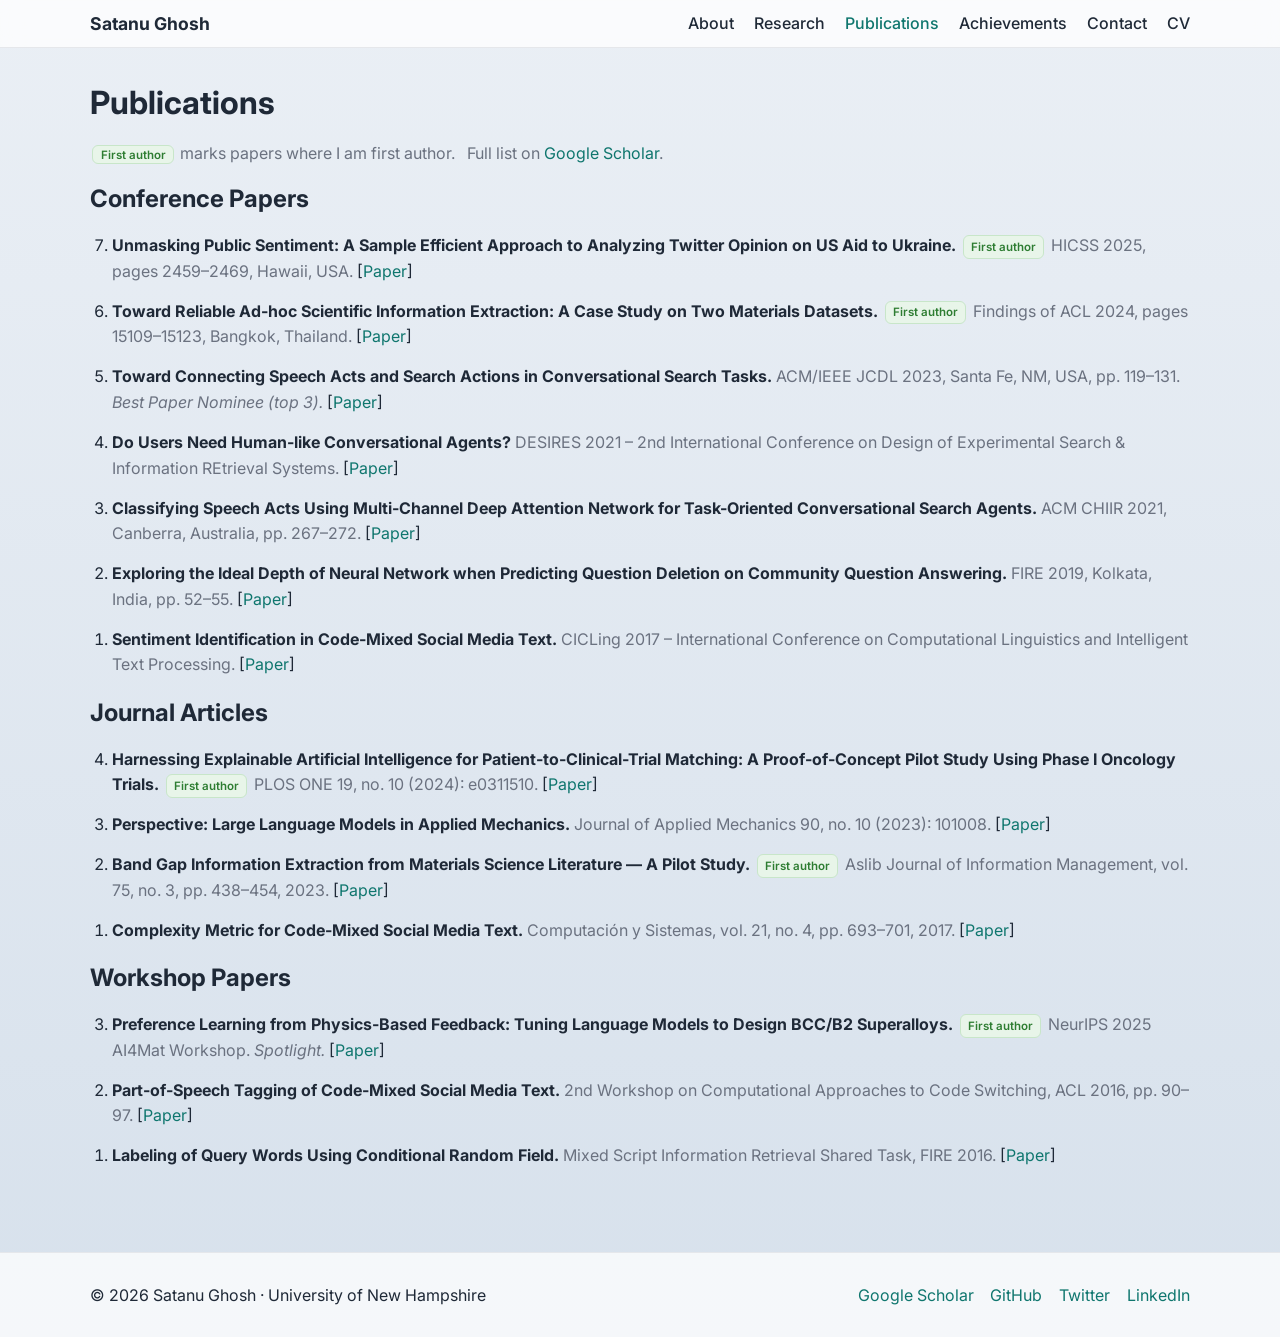
<file: publications.html>
<!DOCTYPE html>
<html lang="en">
<head>
<meta charset="UTF-8" />
<meta name="viewport" content="width=device-width, initial-scale=1" />
<title>Publications | Satanu Ghosh</title>
<meta name="description" content="Satanu Ghosh — PhD student in Computer Science at UNH. Research in LLMs, NLP, and AI for scientific discovery." />
<link rel="preconnect" href="https://fonts.gstatic.com" crossorigin>
<link href="https://fonts.googleapis.com/css2?family=Inter:wght@300;400;500;600;700&display=swap" rel="stylesheet">
<link rel="stylesheet" href="styles.css" />
<link rel="icon" href="images/favicon.ico">

</head>
<body>
<header class="site-header">
  <div class="container header-inner">
    <a href="index.html" class="brand">Satanu Ghosh</a>
    <nav class="nav" id="siteNav">
      <a href="about.html">About</a>
      <a href="research.html">Research</a>
      <a href="publications.html">Publications</a>
      <a href="achievements.html">Achievements</a>
      <a href="contact.html">Contact</a>
      <a href="https://drive.google.com/file/d/1hcHYTGEd77-WvCicf0sSVaeIFpPVZHSH/view?usp=sharing" target="_blank" rel="noopener">CV</a>
    </nav>
    <button class="nav-toggle" aria-label="Toggle navigation" aria-expanded="false">
      <span></span><span></span><span></span>
    </button>
  </div>
</header>

<main class="page container">
  <h1>Publications</h1>
  <p class="muted">
    <span class="pub-badge">First author</span> marks papers where I am first author. &nbsp;
    Full list on <a href="https://scholar.google.com/citations?user=0Zk6fMMAAAAJ&hl=en" target="_blank" rel="noopener">Google Scholar</a>.
  </p>

  <h2>Conference Papers</h2>
  <ol class="pub-list" reversed>
    <li>
      <b>Unmasking Public Sentiment: A Sample Efficient Approach to Analyzing Twitter Opinion on US Aid to Ukraine.</b>
      <span class="pub-badge">First author</span>
      <span class="venue"> HICSS 2025, pages 2459–2469, Hawaii, USA.</span>
      [<a href="https://hdl.handle.net/10125/109494" target="_blank" rel="noopener">Paper</a>]
    </li>
    <li>
      <b>Toward Reliable Ad-hoc Scientific Information Extraction: A Case Study on Two Materials Datasets.</b>
      <span class="pub-badge">First author</span>
      <span class="venue"> Findings of ACL 2024, pages 15109–15123, Bangkok, Thailand.</span>
      [<a href="https://aclanthology.org/2024.findings-acl.897/" target="_blank" rel="noopener">Paper</a>]
    </li>
    <li>
      <b>Toward Connecting Speech Acts and Search Actions in Conversational Search Tasks.</b>
      <span class="venue"> ACM/IEEE JCDL 2023, Santa Fe, NM, USA, pp. 119–131. <em>Best Paper Nominee (top 3).</em></span>
      [<a href="https://dl.acm.org/doi/abs/10.1109/JCDL57899.2023.00027" target="_blank" rel="noopener">Paper</a>]
    </li>
    <li>
      <b>Do Users Need Human-like Conversational Agents?</b>
      <span class="venue"> DESIRES 2021 – 2nd International Conference on Design of Experimental Search &amp; Information REtrieval Systems.</span>
      [<a href="https://ceur-ws.org/Vol-2950/paper-07.pdf" target="_blank" rel="noopener">Paper</a>]
    </li>
    <li>
      <b>Classifying Speech Acts Using Multi-Channel Deep Attention Network for Task-Oriented Conversational Search Agents.</b>
      <span class="venue"> ACM CHIIR 2021, Canberra, Australia, pp. 267–272.</span>
      [<a href="https://dl.acm.org/doi/abs/10.1145/3406522.3446057" target="_blank" rel="noopener">Paper</a>]
    </li>
    <li>
      <b>Exploring the Ideal Depth of Neural Network when Predicting Question Deletion on Community Question Answering.</b>
      <span class="venue"> FIRE 2019, Kolkata, India, pp. 52–55.</span>
      [<a href="https://dl.acm.org/doi/10.1145/3368567.3368587" target="_blank" rel="noopener">Paper</a>]
    </li>
    <li>
      <b>Sentiment Identification in Code-Mixed Social Media Text.</b>
      <span class="venue"> CICLing 2017 – International Conference on Computational Linguistics and Intelligent Text Processing.</span>
      [<a href="https://link.springer.com/chapter/10.1007/978-3-319-77116-8_39" target="_blank" rel="noopener">Paper</a>]
    </li>
  </ol>

  <h2>Journal Articles</h2>
  <ol class="pub-list" reversed>
    <li>
      <b>Harnessing Explainable Artificial Intelligence for Patient-to-Clinical-Trial Matching: A Proof-of-Concept Pilot Study Using Phase I Oncology Trials.</b>
      <span class="pub-badge">First author</span>
      <span class="venue"> PLOS ONE 19, no. 10 (2024): e0311510.</span>
      [<a href="https://journals.plos.org/plosone/article?id=10.1371/journal.pone.0311510" target="_blank" rel="noopener">Paper</a>]
    </li>
    <li>
      <b>Perspective: Large Language Models in Applied Mechanics.</b>
      <span class="venue"> Journal of Applied Mechanics 90, no. 10 (2023): 101008.</span>
      [<a href="https://doi.org/10.1115/1.4062773" target="_blank" rel="noopener">Paper</a>]
    </li>
    <li>
      <b>Band Gap Information Extraction from Materials Science Literature — A Pilot Study.</b>
      <span class="pub-badge">First author</span>
      <span class="venue"> Aslib Journal of Information Management, vol. 75, no. 3, pp. 438–454, 2023.</span>
      [<a href="https://www.emerald.com/ajim/article-abstract/75/3/438/22890/Band-gap-information-extraction-from-materials?redirectedFrom=fulltext" target="_blank" rel="noopener">Paper</a>]
    </li>
    <li>
      <b>Complexity Metric for Code-Mixed Social Media Text.</b>
      <span class="venue"> Computación y Sistemas, vol. 21, no. 4, pp. 693–701, 2017.</span>
      [<a href="https://www.cys.cic.ipn.mx/ojs/index.php/CyS/article/view/2902" target="_blank" rel="noopener">Paper</a>]
    </li>
  </ol>

  <h2>Workshop Papers</h2>
  <ol class="pub-list" reversed>
    <li>
      <b>Preference Learning from Physics-Based Feedback: Tuning Language Models to Design BCC/B2 Superalloys.</b>
      <span class="pub-badge">First author</span>
      <span class="venue"> NeurIPS 2025 AI4Mat Workshop. <em>Spotlight.</em></span>
      [<a href="https://openreview.net/forum?id=pHGZ9WNZAK" target="_blank" rel="noopener">Paper</a>]
    </li>
    <li>
      <b>Part-of-Speech Tagging of Code-Mixed Social Media Text.</b>
      <span class="venue"> 2nd Workshop on Computational Approaches to Code Switching, ACL 2016, pp. 90–97.</span>
      [<a href="https://aclanthology.org/W16-5811/" target="_blank" rel="noopener">Paper</a>]
    </li>
    <li>
      <b>Labeling of Query Words Using Conditional Random Field.</b>
      <span class="venue"> Mixed Script Information Retrieval Shared Task, FIRE 2016.</span>
      [<a href="http://ceur-ws.org/Vol-1737/T4-4.pdf" target="_blank" rel="noopener">Paper</a>]
    </li>
  </ol>
</main>
<footer class="site-footer">
  <div class="container footer-inner">
    <div class="foot-left">
      <p>&copy; <span id="year"></span> Satanu Ghosh · University of New Hampshire</p>
    </div>
    <div class="foot-right">
      <a href="https://scholar.google.com/citations?user=0Zk6fMMAAAAJ&hl=en" target="_blank" rel="noopener">Google Scholar</a>
      <a href="https://github.com/SatanuG" target="_blank" rel="noopener">GitHub</a>
      <a href="https://twitter.com/ghosh_satanu22" target="_blank" rel="noopener">Twitter</a>
      <a href="https://www.linkedin.com/in/satanu-ghosh-638004113/" target="_blank" rel="noopener">LinkedIn</a>
    </div>
  </div>
</footer>
<script src="script.js"></script>

</body>
</html>
</file>
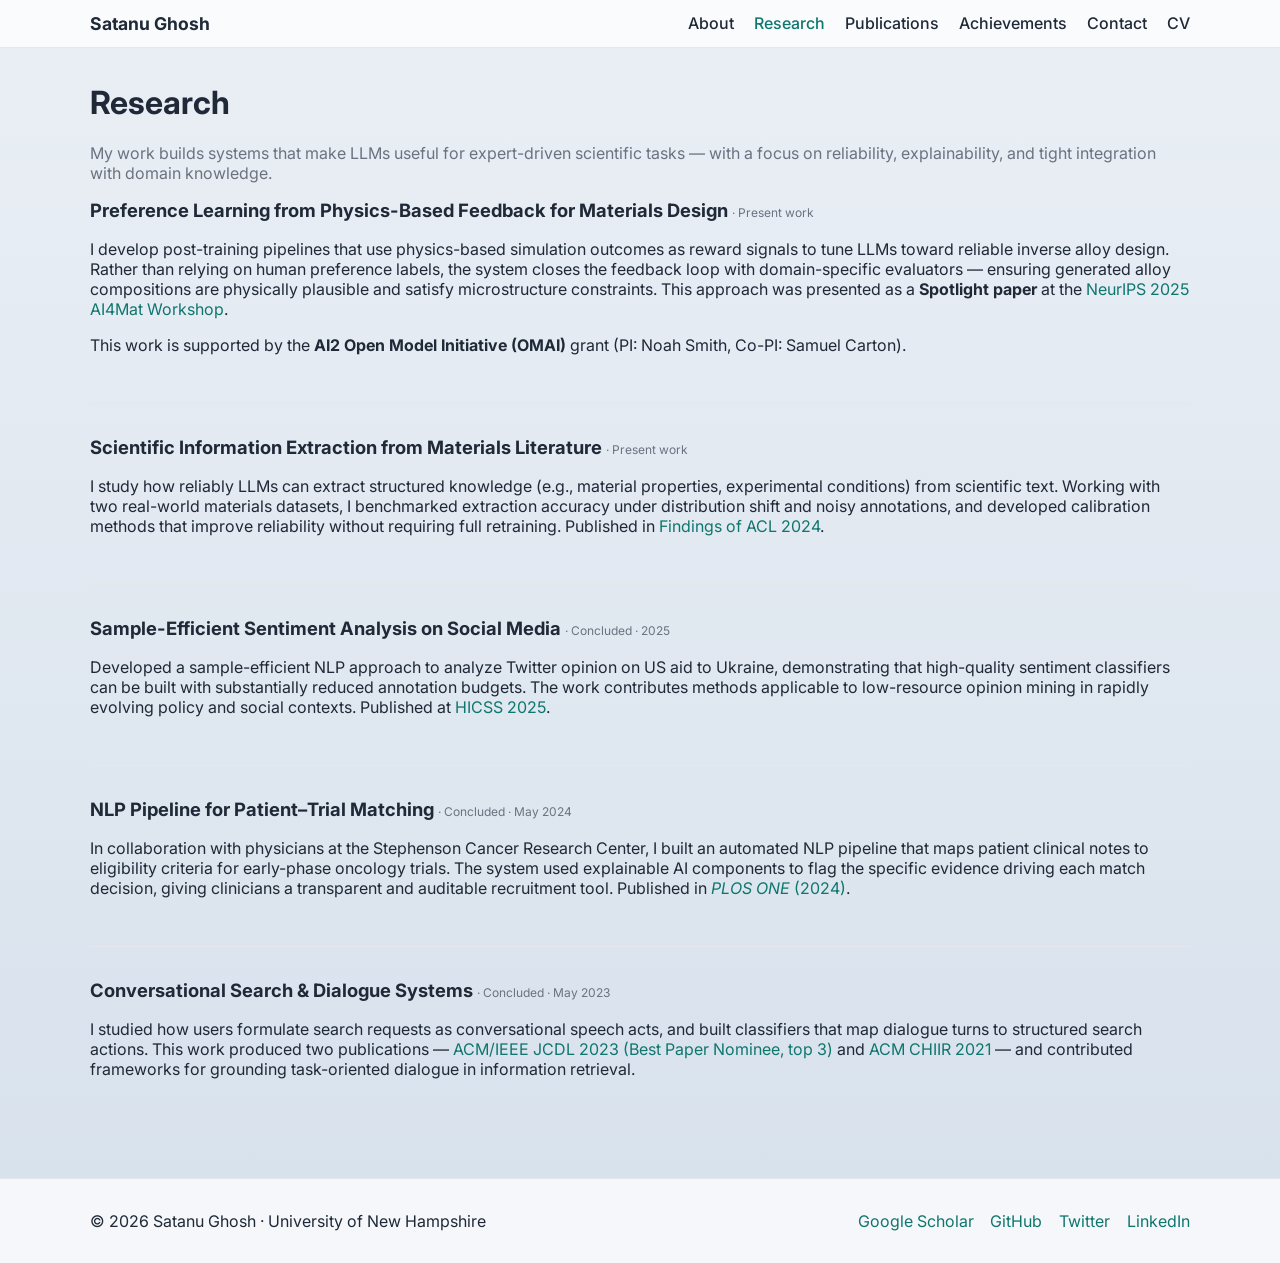
<file: research.html>
<!DOCTYPE html>
<html lang="en">
<head>
<meta charset="UTF-8" />
<meta name="viewport" content="width=device-width, initial-scale=1" />
<title>Research | Satanu Ghosh</title>
<meta name="description" content="Satanu Ghosh — PhD student in Computer Science at UNH. Research in LLMs, NLP, and AI for scientific discovery." />
<link rel="preconnect" href="https://fonts.gstatic.com" crossorigin>
<link href="https://fonts.googleapis.com/css2?family=Inter:wght@300;400;500;600;700&display=swap" rel="stylesheet">
<link rel="stylesheet" href="styles.css" />
<link rel="icon" href="images/favicon.ico">

</head>
<body>
<header class="site-header">
  <div class="container header-inner">
    <a href="index.html" class="brand">Satanu Ghosh</a>
    <nav class="nav" id="siteNav">
      <a href="about.html">About</a>
      <a href="research.html">Research</a>
      <a href="publications.html">Publications</a>
      <a href="achievements.html">Achievements</a>
      <a href="contact.html">Contact</a>
      <a href="https://drive.google.com/file/d/1hcHYTGEd77-WvCicf0sSVaeIFpPVZHSH/view?usp=sharing" target="_blank" rel="noopener">CV</a>
    </nav>
    <button class="nav-toggle" aria-label="Toggle navigation" aria-expanded="false">
      <span></span><span></span><span></span>
    </button>
  </div>
</header>

<main class="page container">
  <h1>Research</h1>
  <p class="muted">My work builds systems that make LLMs useful for expert-driven scientific tasks — with a focus on reliability, explainability, and tight integration with domain knowledge.</p>

  <section class="project">
    <h2>Preference Learning from Physics-Based Feedback for Materials Design <span class="status-badge"> · Present work</span></h2>
    <p>
      I develop post-training pipelines that use physics-based simulation outcomes as reward signals
      to tune LLMs toward reliable inverse alloy design. Rather than relying on human preference labels,
      the system closes the feedback loop with domain-specific evaluators — ensuring generated
      alloy compositions are physically plausible and satisfy microstructure constraints.
      This approach was presented as a <strong>Spotlight paper</strong> at the
      <a href="https://openreview.net/forum?id=pHGZ9WNZAK" target="_blank" rel="noopener">NeurIPS 2025 AI4Mat Workshop</a>.
    </p>
    <p>
      This work is supported by the <strong>AI2 Open Model Initiative (OMAI)</strong> grant (PI: Noah Smith, Co-PI: Samuel Carton).
    </p>
  </section>

  <section class="project">
    <h2>Scientific Information Extraction from Materials Literature <span class="status-badge"> · Present work</span></h2>
    <p>
      I study how reliably LLMs can extract structured knowledge (e.g., material properties, experimental
      conditions) from scientific text. Working with two real-world materials datasets, I benchmarked
      extraction accuracy under distribution shift and noisy annotations, and developed calibration
      methods that improve reliability without requiring full retraining.
      Published in <a href="https://aclanthology.org/2024.findings-acl.897/" target="_blank" rel="noopener">Findings of ACL 2024</a>.
    </p>
  </section>

  <section class="project">
    <h2>Sample-Efficient Sentiment Analysis on Social Media <span class="status-badge"> · Concluded · 2025</span></h2>
    <p>
      Developed a sample-efficient NLP approach to analyze Twitter opinion on US aid to Ukraine,
      demonstrating that high-quality sentiment classifiers can be built with substantially reduced
      annotation budgets. The work contributes methods applicable to low-resource opinion mining in
      rapidly evolving policy and social contexts.
      Published at <a href="https://hdl.handle.net/10125/109494" target="_blank" rel="noopener">HICSS 2025</a>.
    </p>
  </section>

  <section class="project">
    <h2>NLP Pipeline for Patient–Trial Matching <span class="status-badge"> · Concluded · May 2024</span></h2>
    <p>
      In collaboration with physicians at the Stephenson Cancer Research Center, I built an automated NLP
      pipeline that maps patient clinical notes to eligibility criteria for early-phase oncology trials.
      The system used explainable AI components to flag the specific evidence driving each match decision,
      giving clinicians a transparent and auditable recruitment tool. Published in
      <a href="https://journals.plos.org/plosone/article?id=10.1371/journal.pone.0311510" target="_blank" rel="noopener"><em>PLOS ONE</em> (2024)</a>.
    </p>
  </section>

  <section class="project">
    <h2>Conversational Search &amp; Dialogue Systems <span class="status-badge"> · Concluded · May 2023</span></h2>
    <p>
      I studied how users formulate search requests as conversational speech acts, and built classifiers
      that map dialogue turns to structured search actions.
      This work produced two publications —
      <a href="https://dl.acm.org/doi/abs/10.1109/JCDL57899.2023.00027" target="_blank" rel="noopener">ACM/IEEE JCDL 2023 (Best Paper Nominee, top 3)</a>
      and <a href="https://dl.acm.org/doi/abs/10.1145/3406522.3446057" target="_blank" rel="noopener">ACM CHIIR 2021</a> —
      and contributed frameworks for grounding task-oriented dialogue in information retrieval.
    </p>
  </section>
</main>
<footer class="site-footer">
  <div class="container footer-inner">
    <div class="foot-left">
      <p>&copy; <span id="year"></span> Satanu Ghosh · University of New Hampshire</p>
    </div>
    <div class="foot-right">
      <a href="https://scholar.google.com/citations?user=0Zk6fMMAAAAJ&hl=en" target="_blank" rel="noopener">Google Scholar</a>
      <a href="https://github.com/SatanuG" target="_blank" rel="noopener">GitHub</a>
      <a href="https://twitter.com/ghosh_satanu22" target="_blank" rel="noopener">Twitter</a>
      <a href="https://www.linkedin.com/in/satanu-ghosh-638004113/" target="_blank" rel="noopener">LinkedIn</a>
    </div>
  </div>
</footer>
<script src="script.js"></script>

</body>
</html>
</file>
<file: styles.css>
:root{
  --bg: #f6f7fb;
  --panel: #ffffff;
  --ink: #1f2937;
  --muted: #6b7280;
  --brand: #1f2937;
  --primary: #0f766e;
  --border: #e5e7eb;
  --shadow: 0 10px 30px rgba(0,0,0,.05);
}

*{box-sizing:border-box}
html,body{margin:0;padding:0}
body{
  font-family: 'Inter', system-ui, -apple-system, Segoe UI, Roboto, Ubuntu, Cantarell, Noto Sans, Arial, "Apple Color Emoji", "Segoe UI Emoji";
  color: var(--ink);
  background: linear-gradient(to bottom, #EAEFF5, #D7E1EC);
  min-height:100vh;
}

a{color: var(--primary); text-decoration: none}
a:hover{text-decoration: underline}

.container{width: min(1100px, 92vw); margin: 0 auto}

.site-header{
  position: sticky; top: 0; z-index: 10;
  backdrop-filter: blur(10px);
  background: rgba(255,255,255,.75);
  border-bottom: 1px solid var(--border);
}

.header-inner{
  display: flex; align-items: center; justify-content: space-between;
  padding: .8rem 0;
}

.brand{font-weight: 700; color: var(--brand); font-size: 1.1rem}

.nav a{margin-left: 1rem; font-weight: 500; color: var(--ink)}
.nav a.active{color: var(--primary)}

.nav-toggle{
  display: none; background: none; border: none; cursor: pointer;
}
.nav-toggle span{display:block; width:22px; height:2px; background: var(--ink); margin:4px 0}

@media (max-width: 780px){
  .nav{display:none; position:absolute; top:60px; right:16px; background: var(--panel); box-shadow: var(--shadow); border:1px solid var(--border); border-radius: 12px; padding:.75rem}
  .nav a{display:block; margin:.4rem 0}
  .nav.open{display:block}
  .nav-toggle{display:block}
}

.hero{
  padding: 3.5rem 0 2rem;
}
.hero-inner{
  display:grid; grid-template-columns: 1.2fr .8fr; gap: 2rem; align-items: center;
}
.hero-title{font-size: clamp(1.6rem, 2vw + 1rem, 2.4rem); line-height:1.2; margin:0 0 .6rem}
.hero-sub{color: var(--muted); margin: 0 0 1rem}
.hero-cta .btn{display:inline-block; margin-right:.6rem}
.hero-img img{width: auto; height: 500px; object-fit: cover; border-radius: 999px; box-shadow: var(--shadow); border: 4px solid rgba(255,255,255,.75)}

@media (max-width: 900px){
  .hero-inner{grid-template-columns: 1fr; text-align: left}
  .hero-img{order:-1}
}

.btn{
  padding: .65rem 1rem; border-radius: 12px; border:1px solid var(--border);
  background: var(--panel); color: var(--ink); font-weight: 600; box-shadow: var(--shadow)
}
.btn.primary{
  background: var(--primary); color: white; border-color: transparent
}

.highlights{padding: 1rem 0 2.5rem}
.grid-3{display:grid; grid-template-columns: repeat(3,1fr); gap: 1rem}
.card{background: var(--panel); padding: 1rem; border-radius: 16px; box-shadow: var(--shadow); border:1px solid var(--border)}
.card h3{margin:.2rem 0 .4rem}

@media (max-width: 900px){
  .grid-3{grid-template-columns: 1fr}
}

.page{padding: 2.2rem 0}
.page h1{margin-top:0}
.page .muted{color: var(--muted)}

.pub-list{line-height:1.6; padding-left: 1.4rem}
.pub-list li{margin-bottom: .9rem}
.pub-list .venue{color: var(--muted)}

.bullet-tight li{margin: .4rem 0}

/* ── Publication badge ─────────────────────────────── */
.pub-badge{
  display: inline-block;
  font-size: .72rem;
  font-weight: 600;
  background: #e8f5e9;
  color: #2e7d32;
  border: 1px solid #c8e6c9;
  border-radius: 6px;
  padding: .1rem .45rem;
  vertical-align: middle;
  margin: 0 .15rem;
}

/* ── Research project status badge ────────────────── */
.status-badge{
  font-size: .75rem;
  font-weight: 400;
  color: var(--muted);
}

/* ── Research project sections ─────────────────────── */
.project{
  margin-bottom: 2rem;
  padding-bottom: 2rem;
  border-bottom: 1px solid var(--border);
}
.project:last-child{
  border-bottom: none;
  padding-bottom: 0;
}
.project h2{
  margin-top: 0;
  margin-bottom: .5rem;
  font-size: 1.15rem;
  line-height: 1.3;
}

.contact-grid{
  display:grid; grid-template-columns: 1fr 1fr; gap: 1rem
}
@media (max-width: 780px){ .contact-grid{grid-template-columns:1fr} }

.site-footer{
  margin-top: 2rem;
  background: rgba(255,255,255,.75);
  border-top:1px solid var(--border);
}
.footer-inner{
  display:flex; align-items:center; justify-content: space-between; padding: 1rem 0;
}
.footer-inner a{margin-left: .8rem}
</file>
